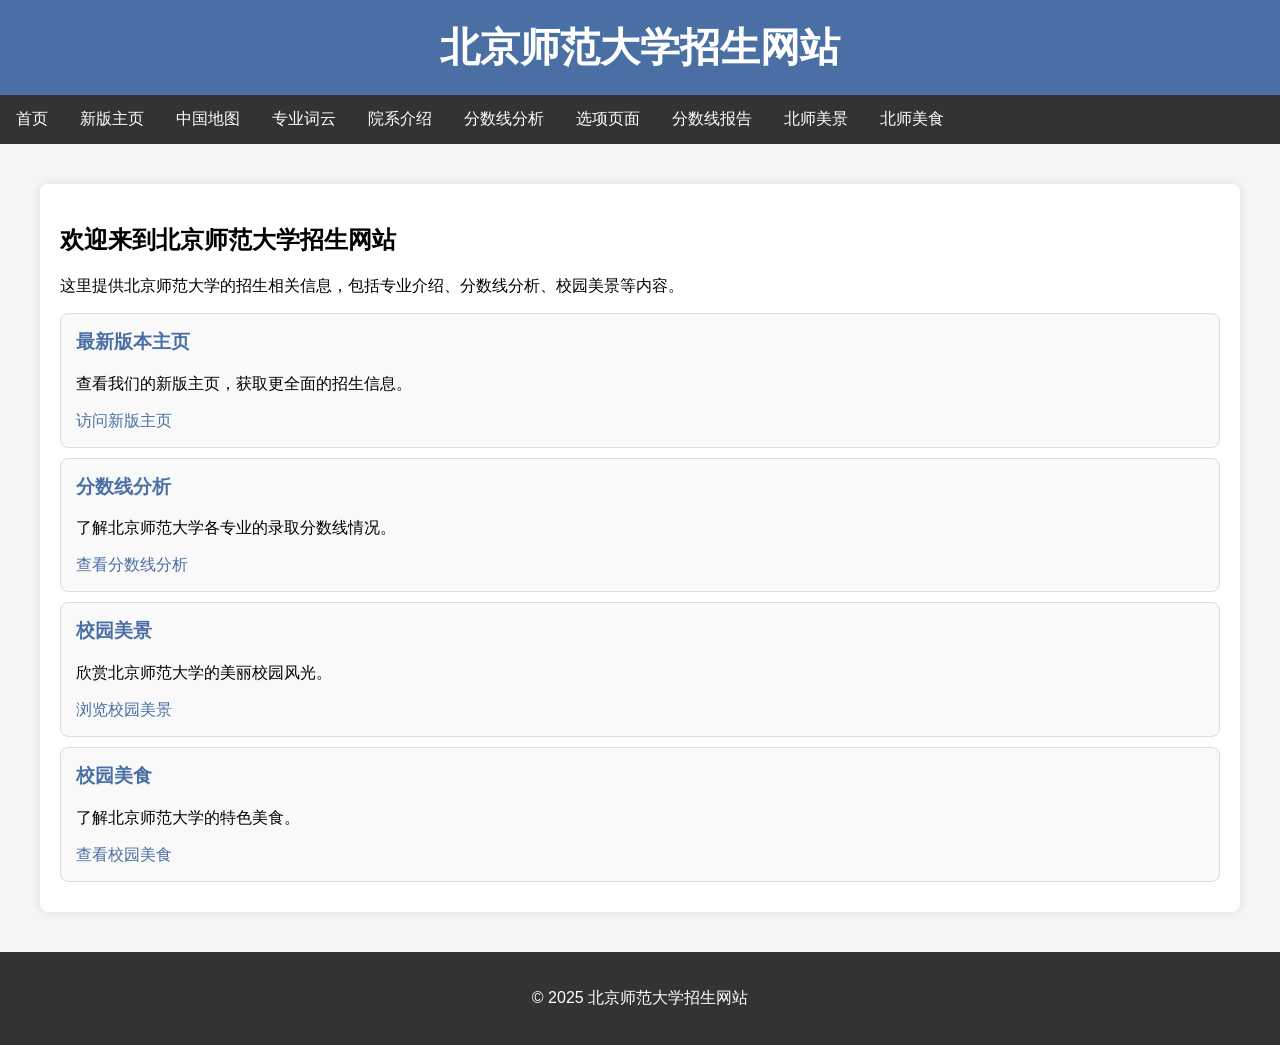
<file: index.html>
<!DOCTYPE html>
<html lang="zh-CN">
<head>
    <meta charset="UTF-8">
    <meta name="viewport" content="width=device-width, initial-scale=1.0">
    <title>北京师范大学招生网站</title>
    <style>
        body {
            font-family: Arial, sans-serif;
            margin: 0;
            padding: 0;
            background-color: #f5f5f5;
        }
        .container {
            max-width: 1200px;
            margin: 0 auto;
            padding: 20px;
        }
        header {
            background-color: #4a6fa5;
            color: white;
            padding: 20px 0;
            text-align: center;
        }
        h1 {
            margin: 0;
            font-size: 2.5em;
        }
        .nav {
            background-color: #333;
            overflow: hidden;
        }
        .nav a {
            float: left;
            display: block;
            color: white;
            text-align: center;
            padding: 14px 16px;
            text-decoration: none;
        }
        .nav a:hover {
            background-color: #ddd;
            color: black;
        }
        .content {
            background-color: white;
            padding: 20px;
            margin-top: 20px;
            border-radius: 8px;
            box-shadow: 0 0 10px rgba(0,0,0,0.1);
        }
        .card {
            background-color: #f9f9f9;
            border: 1px solid #ddd;
            border-radius: 8px;
            padding: 15px;
            margin: 10px 0;
            transition: transform 0.3s;
        }
        .card:hover {
            transform: translateY(-5px);
            box-shadow: 0 5px 15px rgba(0,0,0,0.1);
        }
        .card h3 {
            margin-top: 0;
            color: #4a6fa5;
        }
        .card a {
            color: #4a6fa5;
            text-decoration: none;
        }
        .card a:hover {
            text-decoration: underline;
        }
        footer {
            text-align: center;
            padding: 20px;
            margin-top: 20px;
            background-color: #333;
            color: white;
        }
    </style>
</head>
<body>
    <header>
        <h1>北京师范大学招生网站</h1>
    </header>
    
    <div class="nav">
        <a href="index.html">首页</a>
        <a href="newfont.html">新版主页</a>
        <a href="china.html">中国地图</a>
        <a href="ciyun.html">专业词云</a>
        <a href="yuanxi.html">院系介绍</a>
        <a href="zhexian.html">分数线分析</a>
        <a href="option.html">选项页面</a>
        <a href="分数线报告.html">分数线报告</a>
        <a href="北师美景/flower.html">北师美景</a>
        <a href="北师美食/food.html">北师美食</a>
    </div>
    
    <div class="container">
        <div class="content">
            <h2>欢迎来到北京师范大学招生网站</h2>
            <p>这里提供北京师范大学的招生相关信息，包括专业介绍、分数线分析、校园美景等内容。</p>
            
            <div class="card">
                <h3>最新版本主页</h3>
                <p>查看我们的新版主页，获取更全面的招生信息。</p>
                <a href="newfont.html">访问新版主页</a>
            </div>
            
            <div class="card">
                <h3>分数线分析</h3>
                <p>了解北京师范大学各专业的录取分数线情况。</p>
                <a href="zhexian.html">查看分数线分析</a>
            </div>
            
            <div class="card">
                <h3>校园美景</h3>
                <p>欣赏北京师范大学的美丽校园风光。</p>
                <a href="北师美景/flower.html">浏览校园美景</a>
            </div>
            
            <div class="card">
                <h3>校园美食</h3>
                <p>了解北京师范大学的特色美食。</p>
                <a href="北师美食/food.html">查看校园美食</a>
            </div>
        </div>
    </div>
    
    <footer>
        <p>&copy; 2025 北京师范大学招生网站</p>
    </footer>
</body>
</html>
</file>
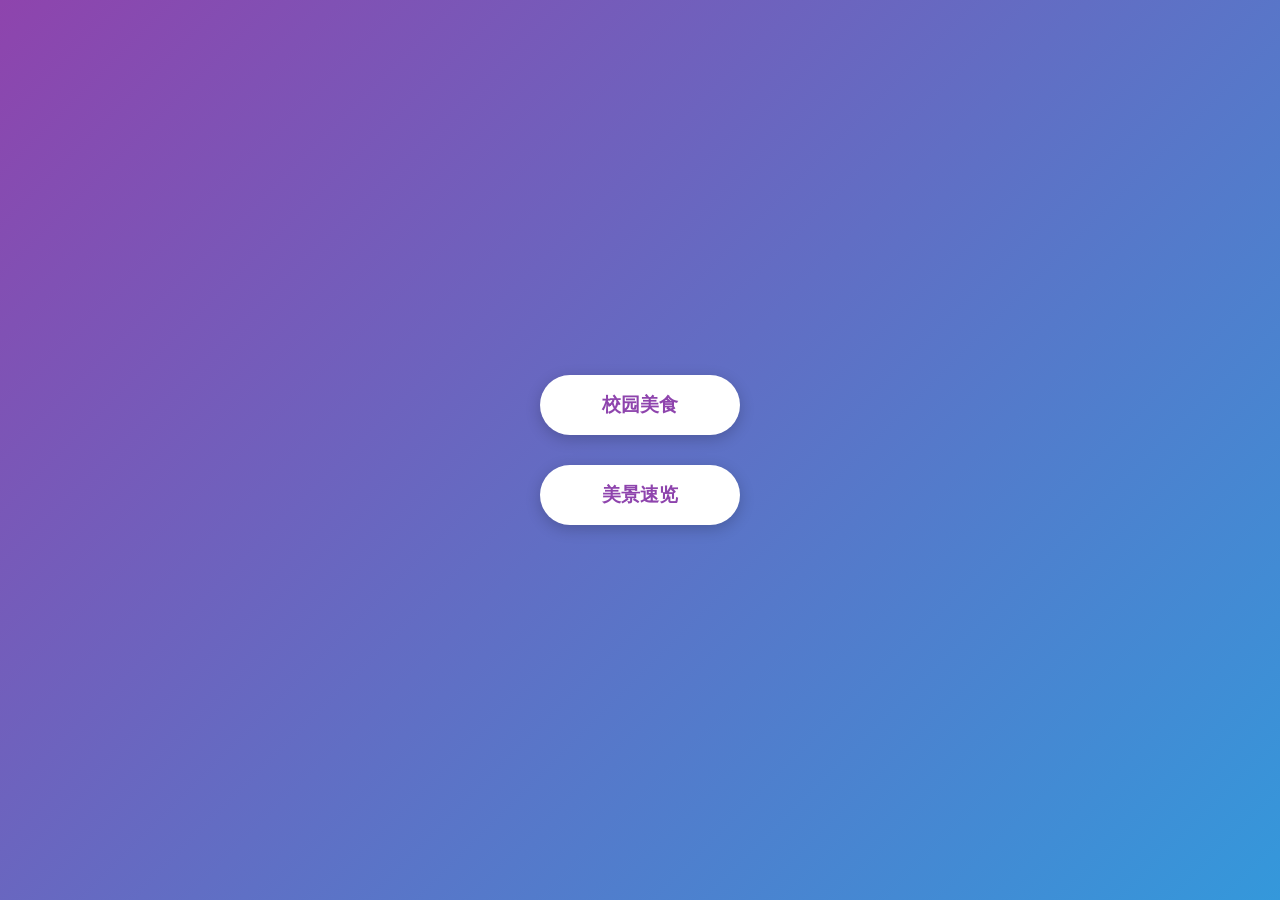
<file: option.html>
<!DOCTYPE html>
<html lang="zh-CN">
<head>
    <meta charset="UTF-8">
    <meta name="viewport" content="width=device-width, initial-scale=1.0">
    <title>北京师范大学导航</title>
    <style>
        * {
            margin: 0;
            padding: 0;
            box-sizing: border-box;
            font-family: 'Microsoft YaHei', sans-serif;
        }
        
        body {
            background-color: #f5f5f5;
            display: flex;
            justify-content: center;
            align-items: center;
            min-height: 100vh;
            background: linear-gradient(135deg, #8e44ad, #3498db);
        }
        
        .button-container {
            display: flex;
            flex-direction: column;
            gap: 30px;
            align-items: center;
        }
        
        .nav-button {
            display: inline-flex;
            align-items: center;
            justify-content: center;
            padding: 15px 30px;
            background-color: white;
            color: #8e44ad;
            border-radius: 50px;
            text-decoration: none;
            font-weight: bold;
            font-size: 1.2rem;
            box-shadow: 0 4px 15px rgba(0, 0, 0, 0.2);
            transition: all 0.3s ease;
            min-width: 200px;
            text-align: center;
            border: 2px solid transparent;
        }
        
        .nav-button:hover {
            transform: translateY(-5px);
            box-shadow: 0 8px 20px rgba(0, 0, 0, 0.3);
            background-color: #f1c40f;
            color: white;
            border-color: white;
        }
    </style>
</head>
<body>
    <div class="button-container">
        <a href="./北师美食/food.html" class="nav-button">校园美食</a>
        <a href="./北师美景/flower.html" class="nav-button">美景速览</a>
    </div>
</body>
</html>
</file>
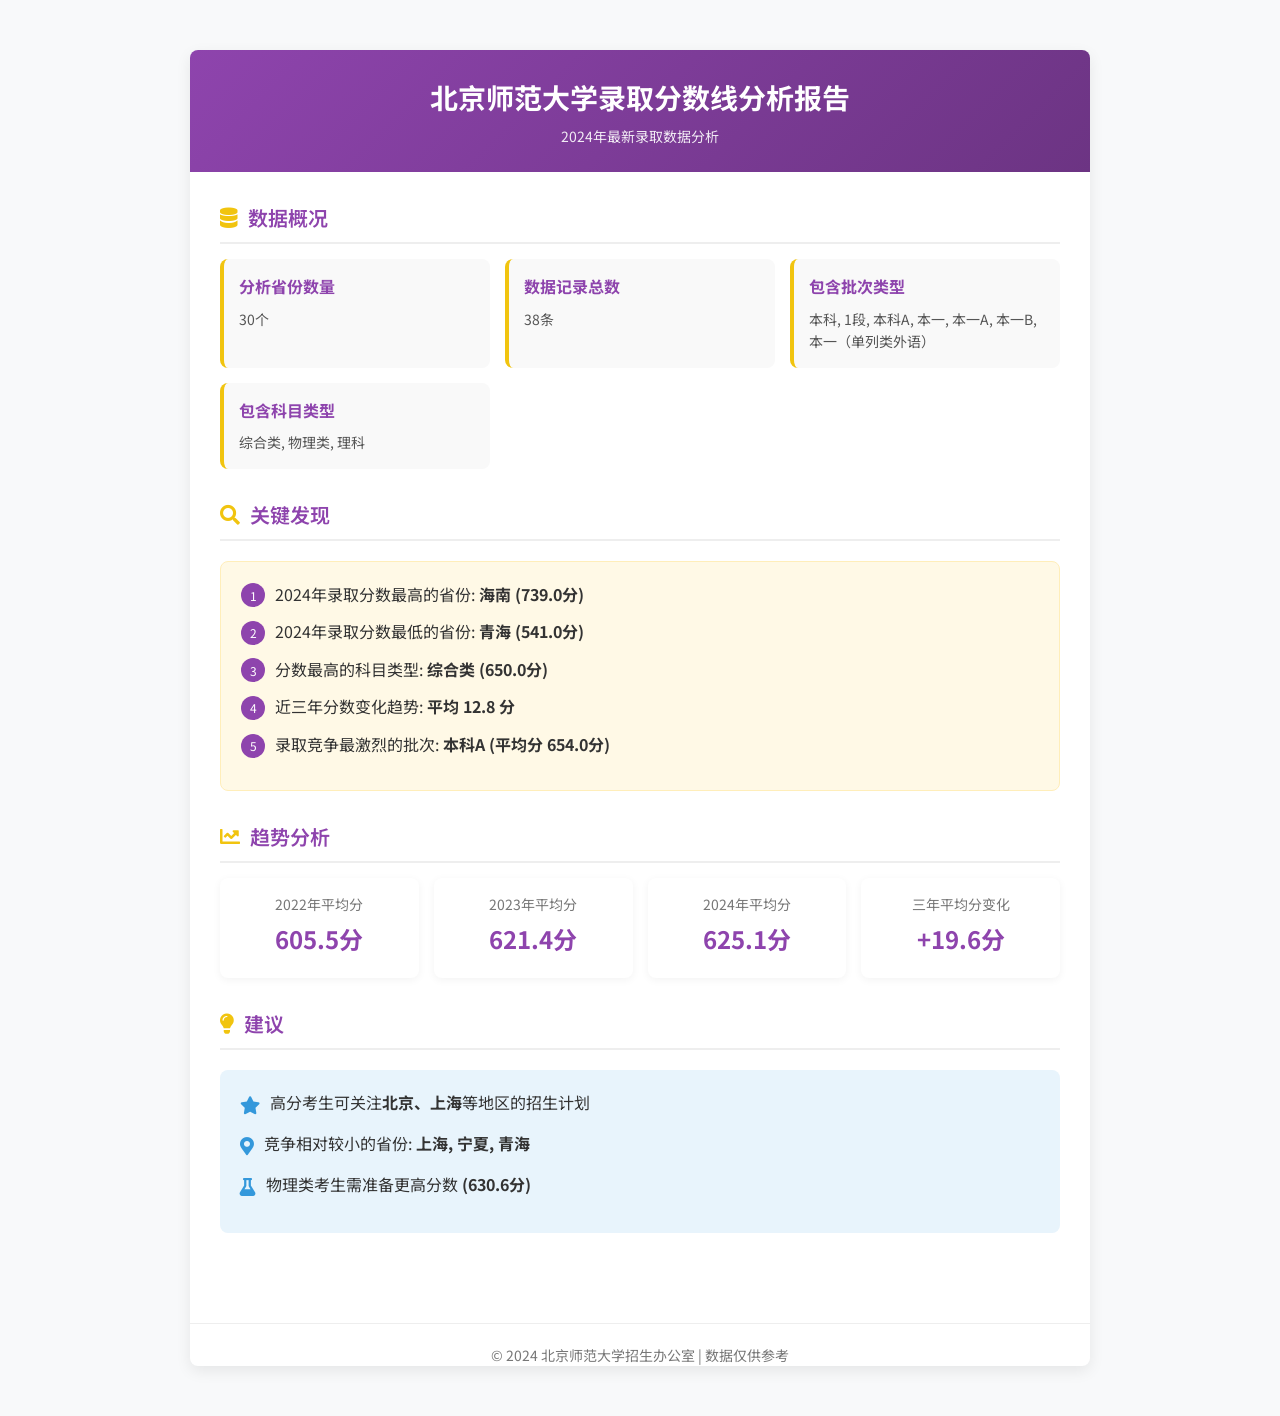
<file: 分数线报告.html>
<!DOCTYPE html>
<html lang="zh-CN">
<head>
    <meta charset="UTF-8">
    <meta name="viewport" content="width=device-width, initial-scale=1.0">
    <title>北京师范大学录取分数线分析报告</title>
    <link href="https://fonts.googleapis.com/css2?family=Noto+Sans+SC:wght@300;400;500;700&display=swap" rel="stylesheet">
    <style>
        :root {
            --primary-color: #8e44ad;  /* 北师大紫色 */
            --secondary-color: #f1c40f; /* 北师大黄色 */
            --accent-color: #3498db;
            --text-color: #333;
            --light-bg: #f8f9fa;
            --border-radius: 8px;
        }
        
        * {
            margin: 0;
            padding: 0;
            box-sizing: border-box;
            font-family: 'Noto Sans SC', sans-serif;
        }
        
        body {
            background-color: var(--light-bg);
            color: var(--text-color);
            line-height: 1.6;
            padding: 20px;
        }
        
        .report-card {
            max-width: 900px;
            margin: 30px auto;
            background-color: white;
            border-radius: var(--border-radius);
            box-shadow: 0 5px 15px rgba(0, 0, 0, 0.08);
            overflow: hidden;
        }
        
        .report-header {
            background: linear-gradient(135deg, var(--primary-color), #6c3483);
            color: white;
            padding: 25px 30px;
            text-align: center;
        }
        
        .report-header h1 {
            font-size: 28px;
            font-weight: 700;
            margin-bottom: 5px;
        }
        
        .report-header p {
            opacity: 0.9;
            font-size: 14px;
        }
        
        .report-content {
            padding: 30px;
        }
        
        .section {
            margin-bottom: 30px;
        }
        
        .section-title {
            color: var(--primary-color);
            font-size: 20px;
            font-weight: 600;
            margin-bottom: 15px;
            padding-bottom: 8px;
            border-bottom: 2px solid #eee;
            display: flex;
            align-items: center;
        }
        
        .section-title i {
            margin-right: 10px;
            color: var(--secondary-color);
        }
        
        .data-grid {
            display: grid;
            grid-template-columns: repeat(auto-fill, minmax(250px, 1fr));
            gap: 15px;
            margin-top: 15px;
        }
        
        .data-card {
            background-color: #f9f9f9;
            border-radius: var(--border-radius);
            padding: 15px;
            border-left: 4px solid var(--secondary-color);
        }
        
        .data-card h3 {
            color: var(--primary-color);
            font-size: 16px;
            margin-bottom: 8px;
        }
        
        .data-card p {
            font-size: 14px;
            color: #555;
        }
        
        .highlight-card {
            background-color: #fff9e6;
            border-radius: var(--border-radius);
            padding: 20px;
            margin: 20px 0;
            border: 1px solid #ffeeba;
        }
        
        .highlight-item {
            display: flex;
            margin-bottom: 12px;
            align-items: baseline;
        }
        
        .highlight-number {
            background-color: var(--primary-color);
            color: white;
            width: 24px;
            height: 24px;
            border-radius: 50%;
            display: flex;
            align-items: center;
            justify-content: center;
            font-size: 12px;
            margin-right: 10px;
            flex-shrink: 0;
        }
        
        .trend-container {
            display: flex;
            flex-wrap: wrap;
            gap: 15px;
            margin-top: 15px;
        }
        
        .trend-item {
            flex: 1;
            min-width: 150px;
            background-color: white;
            border-radius: var(--border-radius);
            padding: 15px;
            box-shadow: 0 2px 8px rgba(0, 0, 0, 0.05);
            text-align: center;
        }
        
        .trend-value {
            font-size: 24px;
            font-weight: 700;
            color: var(--primary-color);
            margin: 5px 0;
        }
        
        .trend-label {
            font-size: 14px;
            color: #777;
        }
        
        .recommendation-card {
            background-color: #e8f4fc;
            border-radius: var(--border-radius);
            padding: 20px;
            margin-top: 20px;
        }
        
        .recommendation-item {
            display: flex;
            margin-bottom: 12px;
        }
        
        .recommendation-icon {
            color: var(--accent-color);
            margin-right: 10px;
            font-size: 18px;
        }
        
        .footer {
            text-align: center;
            margin-top: 30px;
            padding-top: 20px;
            border-top: 1px solid #eee;
            color: #777;
            font-size: 14px;
        }
        
        @media (max-width: 768px) {
            .report-content {
                padding: 20px;
            }
            
            .data-grid {
                grid-template-columns: 1fr;
            }
        }
    </style>
    <link rel="stylesheet" href="https://cdnjs.cloudflare.com/ajax/libs/font-awesome/5.15.3/css/all.min.css">
</head>
<body>
    <div class="report-card">
        <div class="report-header">
            <h1>北京师范大学录取分数线分析报告</h1>
            <p>2024年最新录取数据分析</p>
        </div>
        
        <div class="report-content">
            <div class="section">
                <h2 class="section-title"><i class="fas fa-database"></i>数据概况</h2>
                <div class="data-grid">
                    <div class="data-card">
                        <h3>分析省份数量</h3>
                        <p>30个</p>
                    </div>
                    <div class="data-card">
                        <h3>数据记录总数</h3>
                        <p>38条</p>
                    </div>
                    <div class="data-card">
                        <h3>包含批次类型</h3>
                        <p>本科, 1段, 本科A, 本一, 本一A, 本一B, 本一（单列类外语）</p>
                    </div>
                    <div class="data-card">
                        <h3>包含科目类型</h3>
                        <p>综合类, 物理类, 理科</p>
                    </div>
                </div>
            </div>
            
            <div class="section">
                <h2 class="section-title"><i class="fas fa-search"></i>关键发现</h2>
                <div class="highlight-card">
                    <div class="highlight-item">
                        <div class="highlight-number">1</div>
                        <div>2024年录取分数最高的省份: <strong>海南 (739.0分)</strong></div>
                    </div>
                    <div class="highlight-item">
                        <div class="highlight-number">2</div>
                        <div>2024年录取分数最低的省份: <strong>青海 (541.0分)</strong></div>
                    </div>
                    <div class="highlight-item">
                        <div class="highlight-number">3</div>
                        <div>分数最高的科目类型: <strong>综合类 (650.0分)</strong></div>
                    </div>
                    <div class="highlight-item">
                        <div class="highlight-number">4</div>
                        <div>近三年分数变化趋势: <strong>平均 12.8 分</strong></div>
                    </div>
                    <div class="highlight-item">
                        <div class="highlight-number">5</div>
                        <div>录取竞争最激烈的批次: <strong>本科A (平均分 654.0分)</strong></div>
                    </div>
                </div>
            </div>
            
            <div class="section">
                <h2 class="section-title"><i class="fas fa-chart-line"></i>趋势分析</h2>
                <div class="trend-container">
                    <div class="trend-item">
                        <div class="trend-label">2022年平均分</div>
                        <div class="trend-value">605.5分</div>
                    </div>
                    <div class="trend-item">
                        <div class="trend-label">2023年平均分</div>
                        <div class="trend-value">621.4分</div>
                    </div>
                    <div class="trend-item">
                        <div class="trend-label">2024年平均分</div>
                        <div class="trend-value">625.1分</div>
                    </div>
                    <div class="trend-item">
                        <div class="trend-label">三年平均分变化</div>
                        <div class="trend-value">+19.6分</div>
                    </div>
                </div>
            </div>
            
            <div class="section">
                <h2 class="section-title"><i class="fas fa-lightbulb"></i>建议</h2>
                <div class="recommendation-card">
                    <div class="recommendation-item">
                        <div class="recommendation-icon"><i class="fas fa-star"></i></div>
                        <div>高分考生可关注<strong>北京、上海</strong>等地区的招生计划</div>
                    </div>
                    <div class="recommendation-item">
                        <div class="recommendation-icon"><i class="fas fa-map-marker-alt"></i></div>
                        <div>竞争相对较小的省份: <strong>上海, 宁夏, 青海</strong></div>
                    </div>
                    <div class="recommendation-item">
                        <div class="recommendation-icon"><i class="fas fa-flask"></i></div>
                        <div>物理类考生需准备更高分数 <strong>(630.6分)</strong></div>
                    </div>
                </div>
            </div>
        </div>
        
        <div class="footer">
            <p>© 2024 北京师范大学招生办公室 | 数据仅供参考</p>
        </div>
    </div>
</body>
</html>
</file>
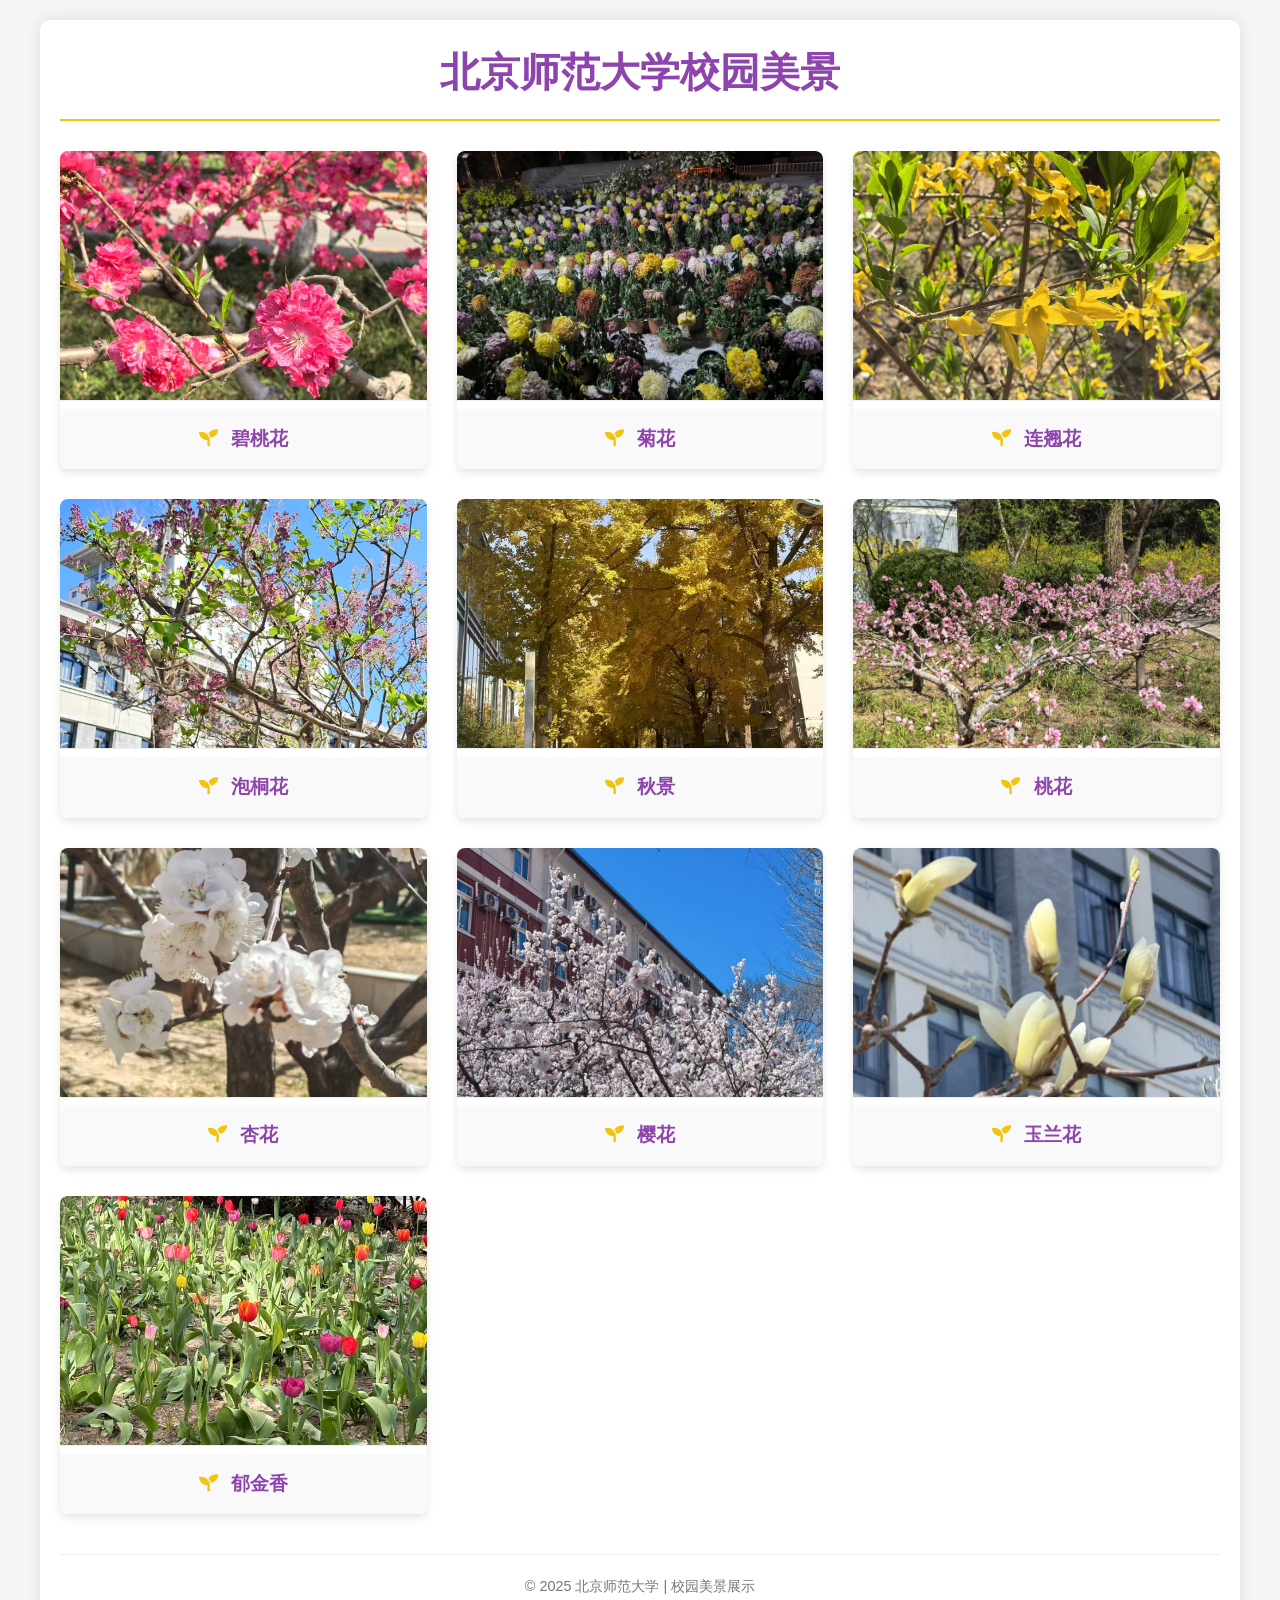
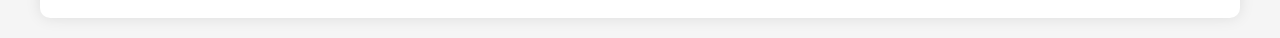
<file: 北师美景/flower.html>
<!DOCTYPE html>
<html lang="zh-CN">
<head>
    <meta charset="UTF-8">
    <meta name="viewport" content="width=device-width, initial-scale=1.0">
    <title>北京师范大学校园美景</title>
    <link rel="stylesheet" href="https://cdnjs.cloudflare.com/ajax/libs/font-awesome/5.15.3/css/all.min.css">
    <style>
        * {
            margin: 0;
            padding: 0;
            box-sizing: border-box;
            font-family: 'Microsoft YaHei', sans-serif;
        }
        
        body {
            background-color: #f5f5f5;
            color: #333;
            line-height: 1.6;
            padding: 20px;
        }
        
        .container {
            max-width: 1200px;
            margin: 0 auto;
            padding: 20px;
            background-color: white;
            border-radius: 10px;
            box-shadow: 0 0 15px rgba(0, 0, 0, 0.1);
        }
        
        h1 {
            text-align: center;
            color: #8e44ad;
            margin-bottom: 30px;
            padding-bottom: 15px;
            border-bottom: 2px solid #f1c40f;
            font-size: 2.5em;
        }
        
        .gallery {
            display: grid;
            grid-template-columns: repeat(auto-fill, minmax(350px, 1fr));
            gap: 30px;
            margin-top: 20px;
        }
        
        .photo-card {
            background-color: white;
            border-radius: 8px;
            overflow: hidden;
            box-shadow: 0 4px 8px rgba(0, 0, 0, 0.1);
            transition: transform 0.3s ease, box-shadow 0.3s ease;
        }
        
        .photo-card:hover {
            transform: translateY(-5px);
            box-shadow: 0 10px 20px rgba(0, 0, 0, 0.15);
        }
        
        .photo-card img {
            width: 100%;
            height: 250px;
            object-fit: cover;
            border-bottom: 1px solid #eee;
        }
        
        .photo-card h3 {
            padding: 15px;
            color: #8e44ad;
            font-size: 1.2em;
            text-align: center;
            background-color: #f9f9f9;
        }
        
        .photo-card h3 i {
            margin-right: 8px;
            color: #f1c40f;
        }
        
        footer {
            text-align: center;
            margin-top: 40px;
            padding-top: 20px;
            border-top: 1px solid #eee;
            color: #777;
            font-size: 0.9em;
        }
        
        @media (max-width: 768px) {
            .gallery {
                grid-template-columns: repeat(auto-fill, minmax(280px, 1fr));
            }
            
            h1 {
                font-size: 2em;
            }
        }
    </style>
</head>
<body>
    <div class="container">
        <h1>北京师范大学校园美景</h1>
        
        <div class="gallery">
            <div class="photo-card">
                <img src="碧桃花.jpg" alt="碧桃花">
                <h3><i class="fas fa-seedling"></i> 碧桃花</h3>
            </div>
            
            <div class="photo-card">
                <img src="菊花.jpg" alt="菊花">
                <h3><i class="fas fa-seedling"></i> 菊花</h3>
            </div>
            
            <div class="photo-card">
                <img src="连翘花.jpg" alt="连翘花">
                <h3><i class="fas fa-seedling"></i> 连翘花</h3>
            </div>
            
            <div class="photo-card">
                <img src="泡桐花.jpg" alt="泡桐花">
                <h3><i class="fas fa-seedling"></i> 泡桐花</h3>
            </div>
            
            <div class="photo-card">
                <img src="秋景.jpg" alt="秋景">
                <h3><i class="fas fa-seedling"></i> 秋景</h3>
            </div>
            
            <div class="photo-card">
                <img src="桃花.jpg" alt="桃花">
                <h3><i class="fas fa-seedling"></i> 桃花</h3>
            </div>
            
            <div class="photo-card">
                <img src="杏花.jpg" alt="杏花">
                <h3><i class="fas fa-seedling"></i> 杏花</h3>
            </div>
            
            <div class="photo-card">
                <img src="樱花.jpg" alt="樱花">
                <h3><i class="fas fa-seedling"></i> 樱花</h3>
            </div>
            
            <div class="photo-card">
                <img src="玉兰花.jpg" alt="玉兰花">
                <h3><i class="fas fa-seedling"></i> 玉兰花</h3>
            </div>
            
            <div class="photo-card">
                <img src="郁金香.jpg" alt="郁金香">
                <h3><i class="fas fa-seedling"></i> 郁金香</h3>
            </div>
        </div>
        
        <footer>
            <p>© 2025 北京师范大学 | 校园美景展示</p>
        </footer>
    </div>
</body>
</html>
</file>
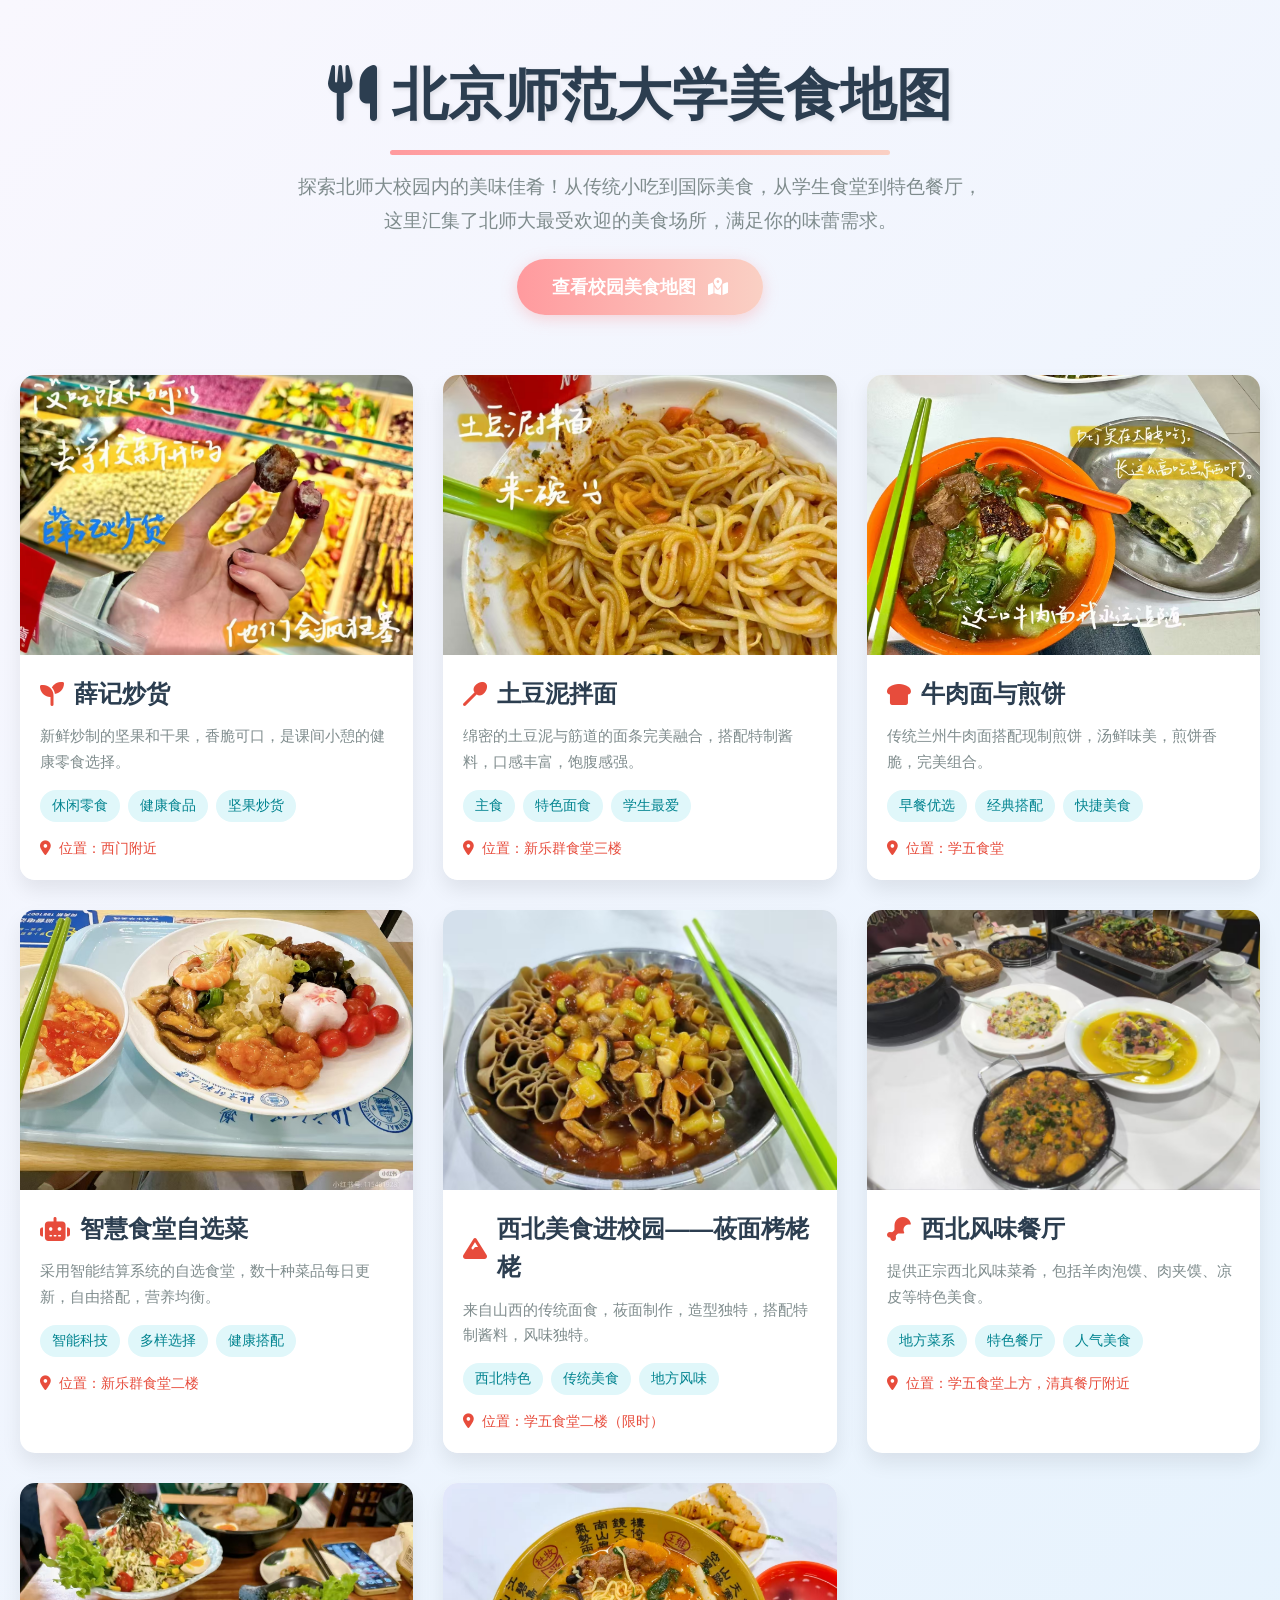
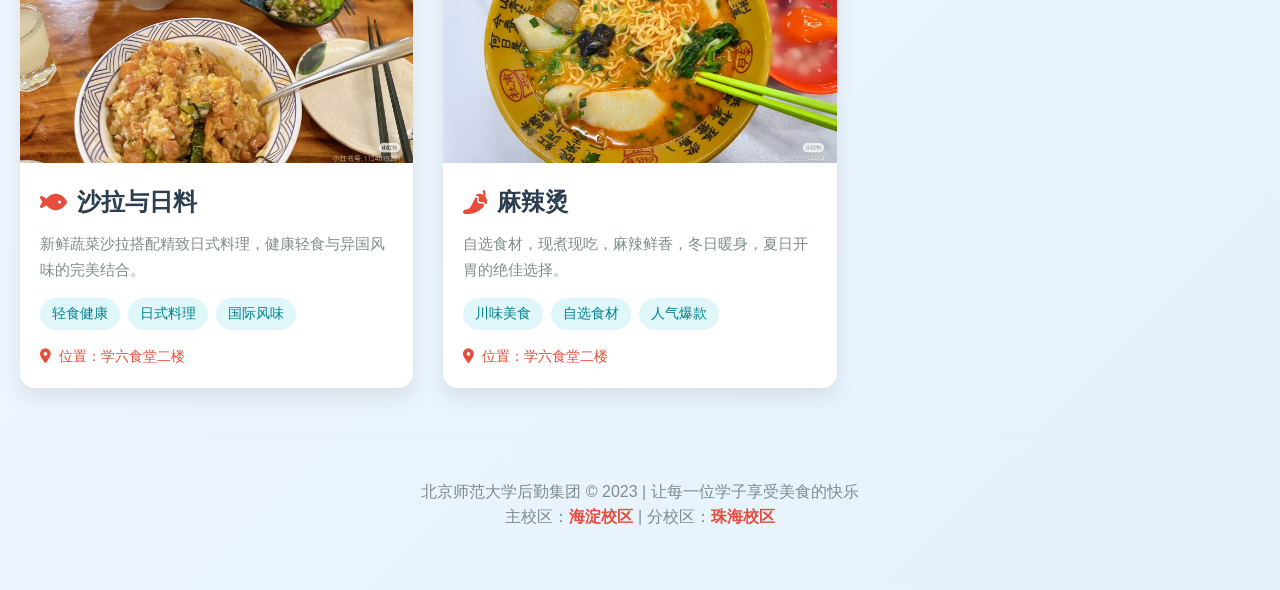
<file: 北师美食/food.html>
<!DOCTYPE html>
<html lang="zh-CN">
<head>
    <meta charset="UTF-8">
    <meta name="viewport" content="width=device-width, initial-scale=1.0">
    <title>北京师范大学美食地图</title>
    <link rel="stylesheet" href="https://cdnjs.cloudflare.com/ajax/libs/font-awesome/6.4.0/css/all.min.css">
    <style>
        * {
            margin: 0;
            padding: 0;
            box-sizing: border-box;
            font-family: 'Segoe UI', Tahoma, Geneva, Verdana, sans-serif;
        }
        
        body {
            background: linear-gradient(135deg, #f9f7fe 0%, #e3f2fd 100%);
            color: #333;
            line-height: 1.6;
            padding: 20px;
            min-height: 100vh;
        }
        
        .container {
            max-width: 1400px;
            margin: 0 auto;
        }
        
        header {
            text-align: center;
            padding: 30px 0;
            margin-bottom: 30px;
            position: relative;
        }
        
        h1 {
            font-size: 3.5rem;
            color: #2c3e50;
            text-shadow: 2px 2px 4px rgba(0,0,0,0.1);
            position: relative;
            display: inline-block;
        }
        
        h1:after {
            content: "";
            display: block;
            width: 80%;
            height: 5px;
            background: linear-gradient(to right, #ff9a9e, #fad0c4);
            margin: 10px auto 0;
            border-radius: 3px;
        }
        
        .subtitle {
            font-size: 1.2rem;
            color: #7f8c8d;
            margin-top: 15px;
            max-width: 700px;
            margin: 15px auto 0;
            line-height: 1.8;
        }
        
        .food-gallery {
            display: grid;
            grid-template-columns: repeat(auto-fill, minmax(320px, 1fr));
            gap: 30px;
            margin-top: 20px;
        }
        
        .food-card {
            background: white;
            border-radius: 15px;
            overflow: hidden;
            box-shadow: 0 10px 20px rgba(0,0,0,0.08);
            transition: all 0.3s ease;
            position: relative;
        }
        
        .food-card:hover {
            transform: translateY(-10px);
            box-shadow: 0 15px 30px rgba(0,0,0,0.15);
        }
        
        .food-img {
            width: 100%;
            height: 280px;
            object-fit: cover;
            display: block;
            transition: all 0.4s ease;
        }
        
        .food-card:hover .food-img {
            transform: scale(1.05);
        }
        
        .food-info {
            padding: 20px;
            position: relative;
            z-index: 2;
            background: white;
        }
        
        .food-title {
            font-size: 1.5rem;
            color: #2c3e50;
            margin-bottom: 10px;
            font-weight: 700;
            display: flex;
            align-items: center;
        }
        
        .food-title i {
            margin-right: 10px;
            color: #e74c3c;
        }
        
        .food-desc {
            color: #7f8c8d;
            font-size: 0.95rem;
            line-height: 1.7;
            margin-top: 10px;
        }
        
        .tags {
            display: flex;
            flex-wrap: wrap;
            gap: 8px;
            margin-top: 15px;
        }
        
        .tag {
            background: #e0f7fa;
            color: #00838f;
            padding: 5px 12px;
            border-radius: 20px;
            font-size: 0.85rem;
            font-weight: 500;
        }
        
        .location {
            margin-top: 15px;
            font-size: 0.9rem;
            color: #e74c3c;
            display: flex;
            align-items: center;
        }
        
        .location i {
            margin-right: 8px;
        }
        
        footer {
            text-align: center;
            padding: 40px 0;
            margin-top: 50px;
            color: #7f8c8d;
            font-size: 1rem;
            border-top: 1px solid #eee;
        }
        
        .map-btn {
            display: inline-block;
            background: linear-gradient(to right, #ff9a9e, #fad0c4);
            color: white;
            padding: 14px 35px;
            border-radius: 50px;
            text-decoration: none;
            font-weight: 600;
            font-size: 1.1rem;
            margin-top: 20px;
            box-shadow: 0 4px 15px rgba(249, 154, 158, 0.4);
            transition: all 0.3s ease;
        }
        
        .map-btn:hover {
            transform: translateY(-3px);
            box-shadow: 0 7px 20px rgba(249, 154, 158, 0.6);
        }
        
        .map-btn i {
            margin-left: 8px;
        }
        
        .campus {
            color: #e74c3c;
            font-weight: 600;
        }
        
        @media (max-width: 768px) {
            h1 {
                font-size: 2.5rem;
            }
            
            .food-gallery {
                grid-template-columns: 1fr;
            }
        }
    </style>
</head>
<body>
    <div class="container">
        <header>
            <h1><i class="fas fa-utensils"></i> 北京师范大学美食地图</h1>
            <p class="subtitle">探索北师大校园内的美味佳肴！从传统小吃到国际美食，从学生食堂到特色餐厅，这里汇集了北师大最受欢迎的美食场所，满足你的味蕾需求。</p>
            <a href="#" class="map-btn">查看校园美食地图 <i class="fas fa-map-marked-alt"></i></a>
        </header>
        
        <div class="food-gallery">
            <!-- 薛记炒货 -->
            <div class="food-card">
                <img src="薛记炒货.jpg" alt="薛记炒货" class="food-img">
                <div class="food-info">
                    <h3 class="food-title"><i class="fas fa-seedling"></i> 薛记炒货</h3>
                    <p class="food-desc">新鲜炒制的坚果和干果，香脆可口，是课间小憩的健康零食选择。</p>
                    <div class="tags">
                        <span class="tag">休闲零食</span>
                        <span class="tag">健康食品</span>
                        <span class="tag">坚果炒货</span>
                    </div>
                    <div class="location"><i class="fas fa-map-marker-alt"></i> 位置：西门附近</div>
                </div>
            </div>
            
            <!-- 土豆泥拌面 -->
            <div class="food-card">
                <img src="土豆泥拌面.jpg" alt="土豆泥拌面" class="food-img">
                <div class="food-info">
                    <h3 class="food-title"><i class="fas fa-utensil-spoon"></i> 土豆泥拌面</h3>
                    <p class="food-desc">绵密的土豆泥与筋道的面条完美融合，搭配特制酱料，口感丰富，饱腹感强。</p>
                    <div class="tags">
                        <span class="tag">主食</span>
                        <span class="tag">特色面食</span>
                        <span class="tag">学生最爱</span>
                    </div>
                    <div class="location"><i class="fas fa-map-marker-alt"></i> 位置：新乐群食堂三楼</div>
                </div>
            </div>
            
            <!-- 牛肉面与煎饼 -->
            <div class="food-card">
                <img src="牛肉面与煎饼.jpg" alt="牛肉面与煎饼" class="food-img">
                <div class="food-info">
                    <h3 class="food-title"><i class="fas fa-bread-slice"></i> 牛肉面与煎饼</h3>
                    <p class="food-desc">传统兰州牛肉面搭配现制煎饼，汤鲜味美，煎饼香脆，完美组合。</p>
                    <div class="tags">
                        <span class="tag">早餐优选</span>
                        <span class="tag">经典搭配</span>
                        <span class="tag">快捷美食</span>
                    </div>
                    <div class="location"><i class="fas fa-map-marker-alt"></i> 位置：学五食堂</div>
                </div>
            </div>
            
            <!-- 智慧食堂自选菜 -->
            <div class="food-card">
                <img src="智慧食堂自选菜.jpg" alt="智慧食堂自选菜" class="food-img">
                <div class="food-info">
                    <h3 class="food-title"><i class="fas fa-robot"></i> 智慧食堂自选菜</h3>
                    <p class="food-desc">采用智能结算系统的自选食堂，数十种菜品每日更新，自由搭配，营养均衡。</p>
                    <div class="tags">
                        <span class="tag">智能科技</span>
                        <span class="tag">多样选择</span>
                        <span class="tag">健康搭配</span>
                    </div>
                    <div class="location"><i class="fas fa-map-marker-alt"></i> 位置：新乐群食堂二楼</div>
                </div>
            </div>
            
            <!-- 莜面栲栳栳 -->
            <div class="food-card">
                <img src="西北美食进校园——莜面栲栳栳.jpg" alt="莜面栲栳栳" class="food-img">
                <div class="food-info">
                    <h3 class="food-title"><i class="fas fa-mountain"></i> 西北美食进校园——莜面栲栳栳</h3>
                    <p class="food-desc">来自山西的传统面食，莜面制作，造型独特，搭配特制酱料，风味独特。</p>
                    <div class="tags">
                        <span class="tag">西北特色</span>
                        <span class="tag">传统美食</span>
                        <span class="tag">地方风味</span>
                    </div>
                    <div class="location"><i class="fas fa-map-marker-alt"></i> 位置：学五食堂二楼（限时）</div>
                </div>
            </div>
            
            <!-- 西北风味餐厅 -->
            <div class="food-card">
                <img src="西北风味餐厅.jpg" alt="西北风味餐厅" class="food-img">
                <div class="food-info">
                    <h3 class="food-title"><i class="fas fa-drumstick-bite"></i> 西北风味餐厅</h3>
                    <p class="food-desc">提供正宗西北风味菜肴，包括羊肉泡馍、肉夹馍、凉皮等特色美食。</p>
                    <div class="tags">
                        <span class="tag">地方菜系</span>
                        <span class="tag">特色餐厅</span>
                        <span class="tag">人气美食</span>
                    </div>
                    <div class="location"><i class="fas fa-map-marker-alt"></i> 位置：学五食堂上方，清真餐厅附近</div>
                </div>
            </div>
            
            <!-- 沙拉与日料 -->
            <div class="food-card">
                <img src="沙拉与日料.jpg" alt="沙拉与日料" class="food-img">
                <div class="food-info">
                    <h3 class="food-title"><i class="fas fa-fish"></i> 沙拉与日料</h3>
                    <p class="food-desc">新鲜蔬菜沙拉搭配精致日式料理，健康轻食与异国风味的完美结合。</p>
                    <div class="tags">
                        <span class="tag">轻食健康</span>
                        <span class="tag">日式料理</span>
                        <span class="tag">国际风味</span>
                    </div>
                    <div class="location"><i class="fas fa-map-marker-alt"></i> 位置：学六食堂二楼</div>
                </div>
            </div>
            
            <!-- 麻辣烫 -->
            <div class="food-card">
                <img src="麻辣烫.jpg" alt="麻辣烫" class="food-img">
                <div class="food-info">
                    <h3 class="food-title"><i class="fas fa-pepper-hot"></i> 麻辣烫</h3>
                    <p class="food-desc">自选食材，现煮现吃，麻辣鲜香，冬日暖身，夏日开胃的绝佳选择。</p>
                    <div class="tags">
                        <span class="tag">川味美食</span>
                        <span class="tag">自选食材</span>
                        <span class="tag">人气爆款</span>
                    </div>
                    <div class="location"><i class="fas fa-map-marker-alt"></i> 位置：学六食堂二楼</div>
                </div>
            </div>
            
            <!-- 其他美食卡片类似结构... -->
        </div>
        
        <footer>
            <p>北京师范大学后勤集团 &copy; 2023 | 让每一位学子享受美食的快乐</p>
            <p>主校区：<span class="campus">海淀校区</span> | 分校区：<span class="campus">珠海校区</span></p>
        </footer>
    </div>
</body>
</html>
</file>
